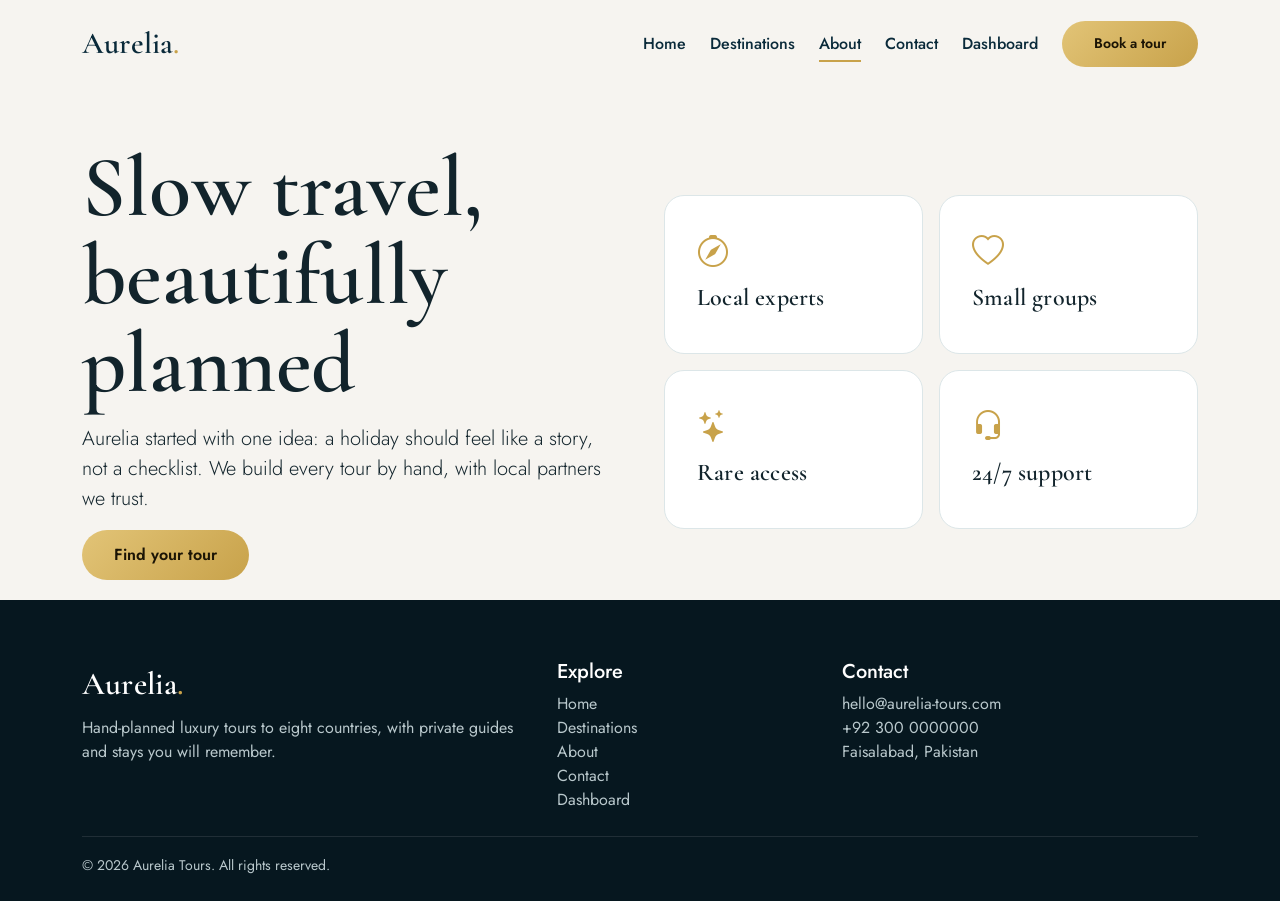
<file: about.html>
<!DOCTYPE html><html lang="en"><head><meta charset="UTF-8"><meta name="viewport" content="width=device-width,initial-scale=1"><title>About | Aurelia Tours</title><link href="https://cdn.jsdelivr.net/npm/bootstrap@5.3.3/dist/css/bootstrap.min.css" rel="stylesheet"><link href="https://cdn.jsdelivr.net/npm/bootstrap-icons@1.11.3/font/bootstrap-icons.min.css" rel="stylesheet"><link href="https://fonts.googleapis.com/css2?family=Cormorant+Garamond:ital,wght@0,500;0,600;1,600&family=Jost:wght@400;500;600&display=swap" rel="stylesheet"><link href="css/style.css" rel="stylesheet"></head><body class="inner"><div id="nav"></div><section class="phead"><div class="container"><div class="row g-5 align-items-center"><div class="col-lg-6 rv"><h1>Slow travel, beautifully planned</h1><p class="lead mt-3">Aurelia started with one idea: a holiday should feel like a story, not a checklist. We build every tour by hand, with local partners we trust.</p><a href="destinations.html" class="btn btn-gold">Find your tour</a></div><div class="col-lg-6 rv"><div class="row g-3"><div class="col-6"><div class="feat"><i class="bi bi-compass"></i><h4 class="mt-2">Local experts</h4></div></div><div class="col-6"><div class="feat"><i class="bi bi-heart"></i><h4 class="mt-2">Small groups</h4></div></div><div class="col-6"><div class="feat"><i class="bi bi-stars"></i><h4 class="mt-2">Rare access</h4></div></div><div class="col-6"><div class="feat"><i class="bi bi-headset"></i><h4 class="mt-2">24/7 support</h4></div></div></div></div></div></div></section><div id="foot"></div><script src="https://cdn.jsdelivr.net/npm/bootstrap@5.3.3/dist/js/bootstrap.bundle.min.js"></script><script src="js/main.js"></script><script>reveal()</script></body></html>
</file>
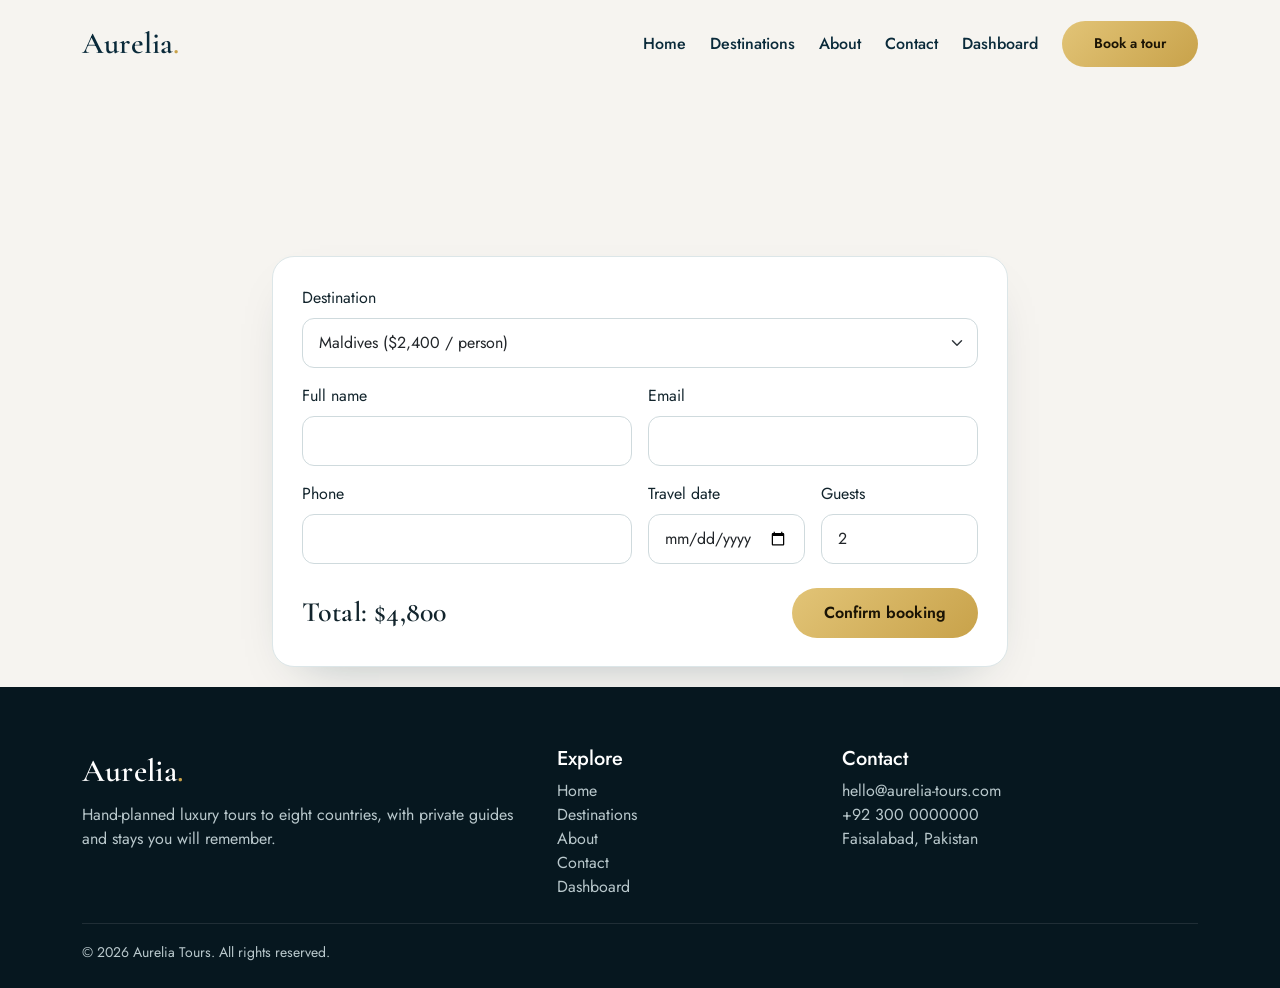
<file: booking.html>
<!DOCTYPE html><html lang="en"><head><meta charset="UTF-8"><meta name="viewport" content="width=device-width,initial-scale=1"><title>Booking | Aurelia Tours</title><link href="https://cdn.jsdelivr.net/npm/bootstrap@5.3.3/dist/css/bootstrap.min.css" rel="stylesheet"><link href="https://cdn.jsdelivr.net/npm/bootstrap-icons@1.11.3/font/bootstrap-icons.min.css" rel="stylesheet"><link href="https://fonts.googleapis.com/css2?family=Cormorant+Garamond:ital,wght@0,500;0,600;1,600&family=Jost:wght@400;500;600&display=swap" rel="stylesheet"><link href="css/style.css" rel="stylesheet"></head><body class="inner"><div id="nav"></div><section class="phead"><div class="container" style="max-width:760px"><h1 class="rv">Book your tour</h1><form id="f" class="box mt-4 needs-validation" novalidate><div class="row g-3"><div class="col-12"><label class="form-label">Destination</label><select id="dst" class="form-select" required></select></div><div class="col-md-6"><label class="form-label">Full name</label><input id="nm" class="form-control" required></div><div class="col-md-6"><label class="form-label">Email</label><input id="em" type="email" class="form-control" required></div><div class="col-md-6"><label class="form-label">Phone</label><input id="ph" class="form-control" required></div><div class="col-md-3"><label class="form-label">Travel date</label><input id="dt" type="date" class="form-control" required></div><div class="col-md-3"><label class="form-label">Guests</label><input id="gs" type="number" min="1" max="12" value="2" class="form-control" required></div><div class="col-12 d-flex justify-content-between align-items-center flex-wrap gap-3 mt-4"><h3 class="m-0">Total: <span id="tt"></span></h3><button class="btn btn-gold">Confirm booking</button></div></div></form></div></section><div id="foot"></div><script src="https://cdn.jsdelivr.net/npm/bootstrap@5.3.3/dist/js/bootstrap.bundle.min.js"></script><script src="js/main.js"></script><script>const sel=$("#dst");sel.innerHTML=D.map(d=>`<option value="${d.id}">${d.c} (${money(d.p)} / person)</option>`).join("");sel.value=new URLSearchParams(location.search).get("id")||D[0].id;$("#dt").min=new Date().toISOString().split("T")[0];const tot=()=>{const d=D.find(x=>x.id==sel.value);$("#tt").textContent=money(d.p*(+$("#gs").value||0))};sel.onchange=$("#gs").oninput=tot;tot();$("#f").onsubmit=e=>{e.preventDefault();const f=e.target;if(!f.checkValidity()){f.classList.add("was-validated");return}const d=D.find(x=>x.id==sel.value),g=+$("#gs").value,b=getB();b.push({id:Date.now(),name:$("#nm").value.trim(),email:$("#em").value.trim(),phone:$("#ph").value.trim(),country:d.c,flag:d.f,date:$("#dt").value,guests:g,total:d.p*g,status:"Pending",created:new Date().toLocaleDateString()});setB(b);toast("Booking saved. Taking you to the dashboard…");setTimeout(()=>location.href="dashboard.html",1400)}</script></body></html>
</file>
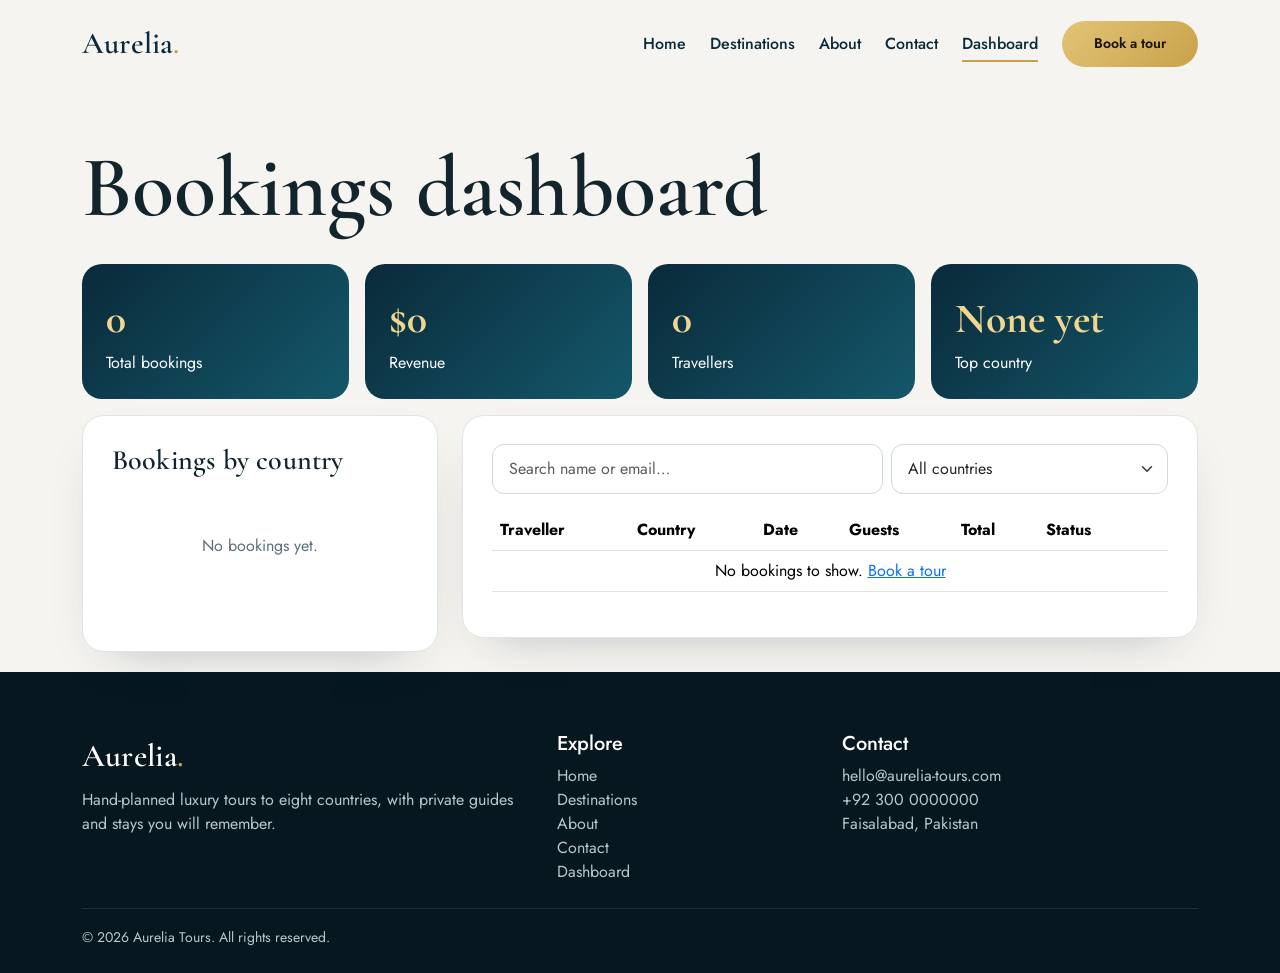
<file: dashboard.html>
<!DOCTYPE html><html lang="en"><head><meta charset="UTF-8"><meta name="viewport" content="width=device-width,initial-scale=1"><title>Dashboard | Aurelia Tours</title><link href="https://cdn.jsdelivr.net/npm/bootstrap@5.3.3/dist/css/bootstrap.min.css" rel="stylesheet"><link href="https://cdn.jsdelivr.net/npm/bootstrap-icons@1.11.3/font/bootstrap-icons.min.css" rel="stylesheet"><link href="https://fonts.googleapis.com/css2?family=Cormorant+Garamond:ital,wght@0,500;0,600;1,600&family=Jost:wght@400;500;600&display=swap" rel="stylesheet"><link href="css/style.css" rel="stylesheet"></head><body class="inner"><div id="nav"></div><section class="phead"><div class="container"><h1 class="rv">Bookings dashboard</h1><div class="row g-3 my-3" id="k"></div><div class="row g-4"><div class="col-lg-4"><div class="box h-100"><h3>Bookings by country</h3><div id="bars"></div></div></div><div class="col-lg-8"><div class="box"><div class="row g-2 mb-3"><div class="col-md-7"><input id="q" class="form-control" placeholder="Search name or email…"></div><div class="col-md-5"><select id="c" class="form-select"><option value="">All countries</option></select></div></div><div class="table-responsive"><table class="table"><thead><tr><th>Traveller</th><th>Country</th><th>Date</th><th>Guests</th><th>Total</th><th>Status</th><th></th></tr></thead><tbody id="tb"></tbody></table></div></div></div></div></div></section><div id="foot"></div><script src="https://cdn.jsdelivr.net/npm/bootstrap@5.3.3/dist/js/bootstrap.bundle.min.js"></script><script src="js/main.js"></script><script>$("#c").innerHTML+=D.map(d=>`<option>${d.c}</option>`).join("");function draw(){const all=getB(),q=$("#q").value.toLowerCase(),c=$("#c").value,a=all.filter(b=>(!c||b.country==c)&&(b.name+b.email).toLowerCase().includes(q)),rev=all.reduce((s,b)=>s+b.total,0),cnt={};all.forEach(b=>cnt[b.country]=(cnt[b.country]||0)+1);const top=Object.entries(cnt).sort((x,y)=>y[1]-x[1])[0];$("#k").innerHTML=[["Total bookings",all.length],["Revenue",money(rev)],["Travellers",all.reduce((s,b)=>s+b.guests,0)],["Top country",top?top[0]:"None yet"]].map(k=>`<div class="col-6 col-lg-3"><div class="kpi"><b>${k[1]}</b>${k[0]}</div></div>`).join("");const mx=top?top[1]:1;$("#bars").innerHTML=top?Object.entries(cnt).map(([k,v])=>`<div class="mb-3"><div class="d-flex justify-content-between"><span>${k}</span><b>${v}</b></div><div class="bar"><i data-w="${v/mx*100}"></i></div></div>`).join(""):"<p class=empty>No bookings yet.</p>";setTimeout(()=>$$(".bar i").forEach(i=>i.style.width=i.dataset.w+"%"),50);$("#tb").innerHTML=a.length?a.map(b=>`<tr><td><b>${b.name}</b><br><small>${b.email}<br>${b.phone}</small></td><td>${flag((D.find(x=>x.c==b.country)||{cc:"un"}).cc,40,"sm")}${b.country}</td><td>${b.date}</td><td>${b.guests}</td><td>${money(b.total)}</td><td><button class="btn btn-sm ${b.status=="Confirmed"?"btn-success":"btn-warning"}" onclick="st(${b.id})">${b.status}</button></td><td><button class="btn btn-sm btn-outline-danger" onclick="del(${b.id})"><i class="bi bi-trash"></i></button></td></tr>`).join(""):`<tr><td colspan=7 class="empty">No bookings to show. <a href="destinations.html">Book a tour</a></td></tr>`}window.st=id=>{const a=getB();const b=a.find(x=>x.id==id);b.status=b.status=="Pending"?"Confirmed":"Pending";setB(a);draw()};window.del=id=>{if(confirm("Delete this booking?")){setB(getB().filter(x=>x.id!=id));draw()}};$("#q").oninput=$("#c").onchange=draw;draw();reveal()</script></body></html>
</file>
<file: css/style.css>
:root{--ocean:#0A2A3A;--deep:#06171F;--gold:#C8A24A;--pearl:#F6F4F0;--mist:#DCE6E8;--ink:#12242C}
html{scroll-behavior:smooth}
body{font-family:'Jost',sans-serif;background:var(--pearl);color:var(--ink);overflow-x:hidden;padding-top:0}
body.inner{padding-top:84px}
h1,h2,h3,h4,.brand{font-family:'Cormorant Garamond',serif;font-weight:600;letter-spacing:.2px}
h1{font-size:clamp(2.6rem,7vw,5.4rem);line-height:1.02}
h2{font-size:clamp(2rem,4.5vw,3.2rem)}
.sec{padding:clamp(60px,9vw,110px) 0}
.dark{background:var(--deep);color:#eef3f4}
/* nav */
.lv-nav{padding:1rem 0;transition:.4s}
.lv-nav.solid{background:rgba(6,23,31,.92);backdrop-filter:blur(12px);padding:.55rem 0;box-shadow:0 8px 30px rgba(0,0,0,.25)}
.brand{font-size:1.9rem;color:#fff!important}.brand span{color:var(--gold)}
.lv-nav .nav-link{position:relative;color:#e8eef0!important;font-weight:500}
.lv-nav .nav-link::after{content:"";position:absolute;left:.5rem;right:.5rem;bottom:2px;height:2px;background:var(--gold);transform:scaleX(0);transform-origin:left;transition:transform .35s}
.lv-nav .nav-link:hover::after,.lv-nav .nav-link.active::after{transform:scaleX(1)}
/* buttons */
.btn-gold{position:relative;overflow:hidden;background:linear-gradient(135deg,#e2c477,var(--gold));color:#1b1405;border:0;border-radius:50px;padding:.8rem 2rem;font-weight:600;transition:transform .3s,box-shadow .3s}
.btn-gold::before{content:"";position:absolute;top:0;left:-80%;width:50%;height:100%;background:linear-gradient(100deg,transparent,rgba(255,255,255,.6),transparent);transform:skewX(-20deg);transition:left .7s}
.btn-gold:hover{transform:translateY(-3px);box-shadow:0 14px 30px -8px rgba(200,162,74,.7);color:#1b1405}
.btn-gold:hover::before{left:140%}
.btn-ghost{border:1.5px solid rgba(255,255,255,.6);color:#fff;border-radius:50px;padding:.8rem 2rem;transition:.3s}
.btn-ghost:hover{background:#fff;color:var(--ocean)}
/* hero */
.hero{position:relative;min-height:100vh;display:flex;align-items:center;color:#fff;overflow:hidden;background:linear-gradient(180deg,#050f16 0%,#0A2A3A 45%,#1d6a7a 75%,#e8b86d 100%)}
.hero::before{content:"";position:absolute;inset:0;background:radial-gradient(2px 2px at 10% 20%,#fff,transparent),radial-gradient(1.5px 1.5px at 30% 12%,#fff,transparent),radial-gradient(2px 2px at 55% 25%,#fff,transparent),radial-gradient(1.5px 1.5px at 75% 10%,#fff,transparent),radial-gradient(2px 2px at 90% 30%,#fff,transparent),radial-gradient(1.5px 1.5px at 20% 40%,#fff,transparent);animation:tw 4s infinite alternate}
@keyframes tw{to{opacity:.3}}
.sun{position:absolute;left:50%;bottom:-160px;width:min(520px,80vw);aspect-ratio:1;border-radius:50%;transform:translateX(-50%);background:radial-gradient(circle,#ffe2a3 0%,#f3b45f 45%,rgba(243,180,95,0) 70%);animation:rise 3.5s cubic-bezier(.2,.8,.2,1) both}
@keyframes rise{from{bottom:-520px;opacity:0}}
.hero .container{position:relative;z-index:2;animation:up 1.2s .3s both}
@keyframes up{from{opacity:0;transform:translateY(40px)}}
.hero p.lead{max-width:560px;color:#dbe7ea}
#rot{color:var(--gold);font-style:italic;display:inline-block;transition:.5s}
#rot.out{opacity:0;transform:translateY(14px)}
.waves{position:absolute;bottom:0;left:0;width:200%;height:110px;z-index:1;animation:wv 14s linear infinite}
@keyframes wv{to{transform:translateX(-50%)}}
/* destination card */
.dest{position:relative;display:block;height:380px;border-radius:22px;overflow:hidden;color:#fff;text-decoration:none;background:linear-gradient(160deg,var(--a),var(--b));transition:transform .5s cubic-bezier(.2,.8,.2,1),box-shadow .5s}
.dest:hover{transform:translateY(-10px) rotate(-.6deg);box-shadow:0 30px 60px -20px rgba(6,23,31,.6);color:#fff}
.dest .fl{position:absolute;right:-10px;top:-6px;font-size:9rem;opacity:.28;transition:.6s}
.dest:hover .fl{transform:scale(1.25) rotate(12deg);opacity:.5}
.dest .in{position:absolute;inset:auto 0 0 0;padding:1.5rem;background:linear-gradient(transparent,rgba(0,0,0,.7))}
.dest h3{margin:0;font-size:2rem}
.dest .more{max-height:0;opacity:0;overflow:hidden;transition:.5s;color:var(--gold);font-weight:500}
.dest:hover .more{max-height:60px;opacity:1;margin-top:.5rem}
.price{font-size:.95rem;opacity:.9}
@media(hover:none){.dest .more{max-height:60px;opacity:1;margin-top:.5rem}}
/* features */
.feat{padding:2rem;border-radius:20px;background:#fff;border:1px solid var(--mist);height:100%;transition:.4s}
.feat:hover{transform:translateY(-8px);box-shadow:0 24px 50px -24px rgba(10,42,58,.4);border-color:var(--gold)}
.feat i{font-size:2rem;color:var(--gold);display:inline-block;transition:.5s}
.feat:hover i{transform:rotateY(360deg)}
.stat b{font-family:'Cormorant Garamond',serif;font-size:3.2rem;color:var(--gold);display:block}
.cta{background:linear-gradient(120deg,var(--ocean),#14586a);color:#fff;border-radius:28px;padding:clamp(2rem,6vw,4rem);position:relative;overflow:hidden}
.cta::after{content:"✈";position:absolute;right:5%;top:10%;font-size:8rem;opacity:.1;animation:fly 6s ease-in-out infinite alternate}
@keyframes fly{to{transform:translate(-30px,20px) rotate(-8deg)}}
/* page head */
.phead{padding:60px 0 20px}
.box{background:#fff;border-radius:22px;padding:1.8rem;border:1px solid var(--mist);box-shadow:0 20px 50px -30px rgba(10,42,58,.35)}
.tour-hero{min-height:52vh;display:flex;align-items:flex-end;color:#fff;background:linear-gradient(160deg,var(--a),var(--b));position:relative;overflow:hidden;margin-top:-84px;padding-top:84px}
.tour-hero .fl{position:absolute;right:4%;top:18%;font-size:clamp(8rem,22vw,16rem);opacity:.25;animation:fl 6s ease-in-out infinite alternate}
@keyframes fl{to{transform:translateY(-16px) rotate(6deg)}}
.hl{list-style:none;padding:0}.hl li{padding:.7rem 0 .7rem 2rem;border-bottom:1px solid var(--mist);position:relative;transition:.3s}
.hl li::before{content:"✦";position:absolute;left:0;color:var(--gold)}.hl li:hover{padding-left:2.4rem}
.form-control,.form-select{border-radius:12px;padding:.75rem 1rem;border-color:#cfdadd}
.form-control:focus,.form-select:focus{border-color:var(--gold);box-shadow:0 0 0 .2rem rgba(200,162,74,.25)}
/* dashboard */
.kpi{border-radius:20px;padding:1.5rem;background:linear-gradient(135deg,var(--ocean),#14586a);color:#fff;transition:.4s}
.kpi:hover{transform:translateY(-6px) scale(1.02)}
.kpi b{font-family:'Cormorant Garamond',serif;font-size:2.6rem;display:block;color:#f0d68e}
.bar{height:12px;border-radius:8px;background:var(--mist);overflow:hidden}.bar i{display:block;height:100%;width:0;background:linear-gradient(90deg,var(--gold),#efd08a);transition:width 1.2s cubic-bezier(.2,.8,.2,1)}
.table>:not(caption)>*>*{vertical-align:middle}
.table tbody tr{transition:.3s}.table tbody tr:hover{background:#faf3e0;transform:scale(1.005)}
.empty{text-align:center;padding:3rem 1rem;color:#5b7078}
footer{background:var(--deep);color:#b9c8cc;padding:60px 0 24px}footer a{color:#b9c8cc;text-decoration:none;transition:.3s}footer a:hover{color:var(--gold);padding-left:6px}
/* reveal + toast */
.rv{opacity:0;transform:translateY(34px);transition:opacity .9s,transform .9s cubic-bezier(.2,.8,.2,1)}.rv.in{opacity:1;transform:none}
.lv-toast{position:fixed;right:20px;bottom:20px;z-index:9999;background:var(--ocean);color:#fff;border-left:4px solid var(--gold);padding:1rem 1.4rem;border-radius:12px;animation:up .5s both}
:focus-visible{outline:2px solid var(--gold);outline-offset:3px}
@media(max-width:576px){.dest{height:320px}.hero{text-align:center}.hero .d-flex{justify-content:center}}
@media(prefers-reduced-motion:reduce){*{animation:none!important;transition:none!important}.rv{opacity:1;transform:none}}

/* photos + flags */
.dest::after{content:"";position:absolute;inset:0;background:linear-gradient(180deg,rgba(0,0,0,.15) 0%,transparent 40%,rgba(6,23,31,.85) 100%)}
.dest .ph{position:absolute;inset:0;width:100%;height:100%;object-fit:cover;transition:transform 1.4s cubic-bezier(.2,.8,.2,1)}
.dest:hover .ph{transform:scale(1.12)}
.dest .in{z-index:2;background:none}
.flag{width:46px;height:46px;border-radius:50%;object-fit:cover;border:2px solid var(--gold);box-shadow:0 6px 18px rgba(0,0,0,.35);background:#fff;transition:transform .6s}
.dest .flag{position:absolute;z-index:2;top:16px;left:16px}
.dest:hover .flag{transform:rotate(360deg) scale(1.12)}
.dest .tag{position:absolute;z-index:2;top:22px;right:16px;padding:.25rem .8rem;border-radius:50px;font-size:.85rem;background:rgba(6,23,31,.55);backdrop-filter:blur(6px);border:1px solid rgba(255,255,255,.3)}
.flag.lg{width:78px;height:78px;border-width:3px}
.flag.sm{width:26px;height:26px;border-width:1px;vertical-align:middle;margin-right:.35rem}
.tour-hero .bg{position:absolute;inset:0;width:100%;height:100%;object-fit:cover;animation:kb 18s ease-in-out infinite alternate}
@keyframes kb{from{transform:scale(1)}to{transform:scale(1.12) translate(-1%,-1%)}}
.tour-hero::after{content:"";position:absolute;inset:0;background:linear-gradient(180deg,rgba(6,23,31,.35),rgba(6,23,31,.85))}
.tour-hero .container{z-index:2}
.gp{overflow:hidden;border-radius:20px;height:260px;box-shadow:0 20px 40px -24px rgba(6,23,31,.6)}
.gp img{width:100%;height:100%;object-fit:cover;transition:transform 1s cubic-bezier(.2,.8,.2,1)}
.gp:hover img{transform:scale(1.15) rotate(1deg)}

/* navbar on light pages: dark text while transparent */
.lv-nav.lt:not(.solid) .nav-link,.lv-nav.lt:not(.solid) .brand{color:#0A2A3A!important}
.lv-nav.lt:not(.solid) .nav-link:hover{color:#8a6a1f!important}
.lv-nav.lt:not(.solid) .navbar-toggler{border-color:rgba(10,42,58,.45)}
.lv-nav.lt:not(.solid) .navbar-toggler-icon{filter:invert(1)}
@media(max-width:991px){.lv-nav.lt:not(.solid) .navbar-collapse{background:rgba(255,255,255,.96);border-radius:14px;padding:.6rem 1.2rem;margin-top:.6rem;box-shadow:0 14px 30px -14px rgba(6,23,31,.35)}}
/* contact page */
.ct-hero{margin-top:-84px;padding:170px 0 170px;color:#fff;position:relative;overflow:hidden;background:linear-gradient(135deg,#06171F 0%,#0A2A3A 55%,#14586a 100%)}
.ct-hero .orb{position:absolute;border-radius:50%;filter:blur(2px);animation:orb 9s ease-in-out infinite alternate}
.ct-hero .o1{width:380px;height:380px;right:-90px;top:-60px;background:radial-gradient(circle,rgba(200,162,74,.55),transparent 68%)}
.ct-hero .o2{width:260px;height:260px;left:-60px;bottom:-40px;background:radial-gradient(circle,rgba(46,160,180,.45),transparent 68%);animation-delay:-4s}
@keyframes orb{to{transform:translate(-30px,26px) scale(1.15)}}
.ct-hero .plane{position:absolute;right:9%;bottom:70px;font-size:5rem;opacity:.16;animation:fly 6s ease-in-out infinite alternate}
.ct-hero p{max-width:520px;color:#cfdde1}
.ct-wrap{margin-top:-100px;position:relative;z-index:2;padding-bottom:80px}
.ct-info{background:linear-gradient(165deg,#0A2A3A,#06171F);color:#fff;border-radius:28px;padding:2.4rem;height:100%;position:relative;overflow:hidden;box-shadow:0 30px 60px -30px rgba(6,23,31,.7)}
.ct-info::after{content:"";position:absolute;right:-70px;bottom:-70px;width:220px;height:220px;border-radius:50%;border:1px solid rgba(200,162,74,.5);box-shadow:0 0 0 24px rgba(200,162,74,.07),0 0 0 48px rgba(200,162,74,.04)}
.ci{display:flex;gap:1rem;align-items:center;padding:1rem 0;border-bottom:1px solid rgba(255,255,255,.1);transition:transform .4s}
.ci:hover{transform:translateX(8px)}
.ci i{flex:none;width:48px;height:48px;border-radius:50%;display:grid;place-items:center;background:rgba(200,162,74,.16);color:var(--gold);font-size:1.15rem;transition:.4s}
.ci:hover i{background:var(--gold);color:#1b1405;transform:rotate(-8deg) scale(1.08)}
.ci small{display:block;color:#93aab0}
.soc{display:flex;gap:.7rem;margin-top:1.6rem;position:relative;z-index:1}
.soc a{width:44px;height:44px;border-radius:50%;display:grid;place-items:center;border:1px solid rgba(255,255,255,.3);color:#fff;transition:.4s}
.soc a:hover{background:var(--gold);border-color:var(--gold);color:#1b1405;transform:translateY(-5px)}
.ct-form{background:#fff;border-radius:28px;padding:clamp(1.6rem,4vw,2.8rem);box-shadow:0 30px 60px -34px rgba(10,42,58,.45);border:1px solid var(--mist)}
.ct-form .form-floating>.form-control{border-radius:14px;min-height:60px}
.ct-form .form-floating>label{color:#60777e}
.ct-form textarea.form-control{min-height:140px}
.chips{display:flex;flex-wrap:wrap;gap:.6rem}
.chip{display:inline-flex;align-items:center;border:1.5px solid var(--mist);background:#fff;border-radius:50px;padding:.4rem 1rem .4rem .5rem;font-weight:500;color:var(--ink);transition:.35s}
.chip:hover{transform:translateY(-3px);border-color:var(--gold);box-shadow:0 10px 20px -12px rgba(200,162,74,.9)}
.chip.on{background:linear-gradient(135deg,#e2c477,var(--gold));border-color:var(--gold);color:#1b1405}
.fw .thanks{display:none;text-align:center;padding:2.5rem 0}
.fw.done form{display:none}.fw.done .thanks{display:block;animation:up .7s both}
.tick{width:96px;height:96px}
.tick circle{stroke:var(--gold);stroke-width:3;fill:none;stroke-dasharray:290;stroke-dashoffset:290;animation:dr 1s .1s forwards}
.tick path{stroke:var(--gold);stroke-width:4;fill:none;stroke-linecap:round;stroke-linejoin:round;stroke-dasharray:60;stroke-dashoffset:60;animation:dr .6s .9s forwards}
@keyframes dr{to{stroke-dashoffset:0}}
.accordion-item{border:0;border-bottom:1px solid var(--mist);background:transparent}
.accordion-button{font-family:'Cormorant Garamond',serif;font-size:1.4rem;font-weight:600;background:transparent!important;color:var(--ink)!important;box-shadow:none!important;padding:1.3rem 0}
.accordion-button:not(.collapsed){color:#8a6a1f!important}
.accordion-body{padding:0 0 1.3rem}
</file>
